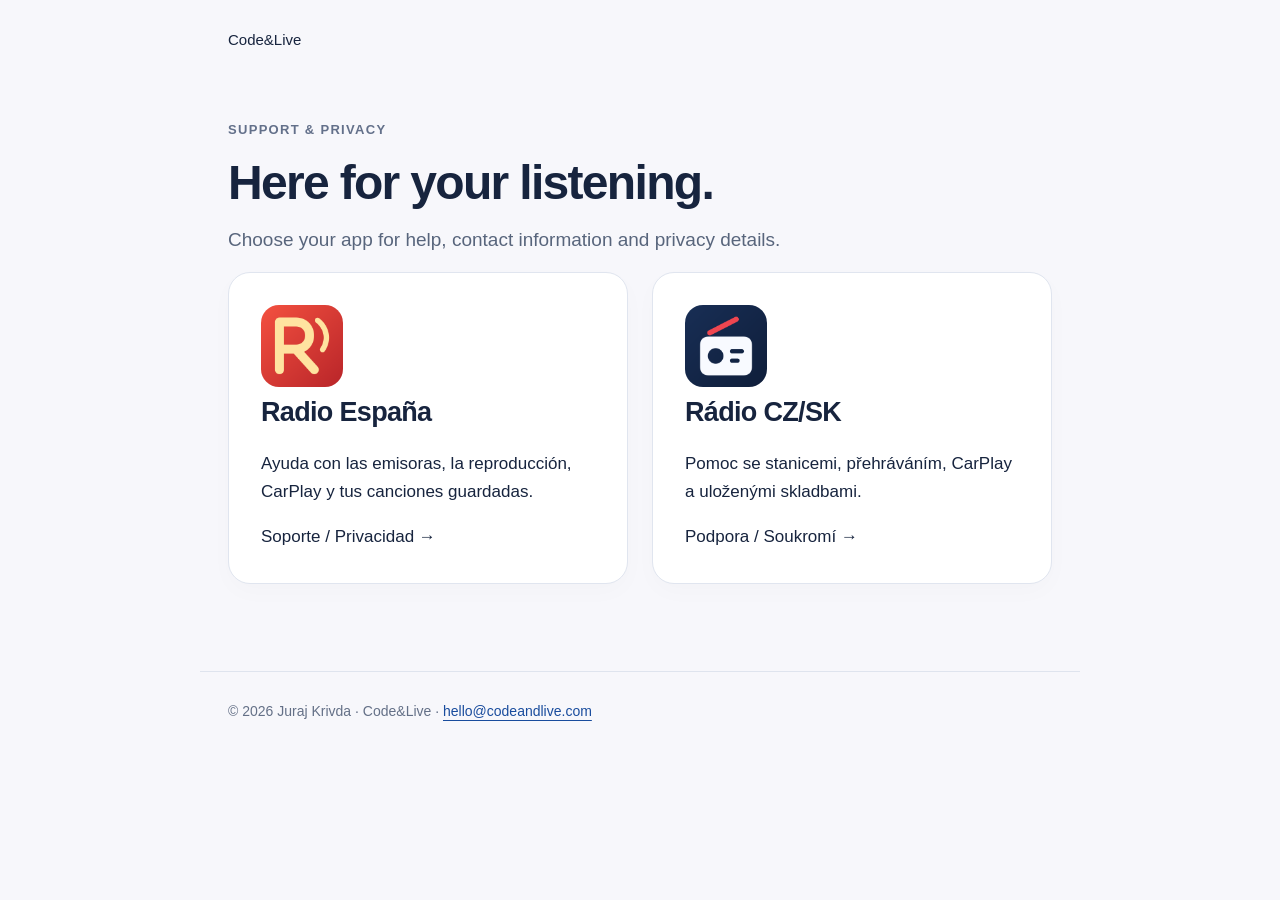
<file: index.html>
<!doctype html><html lang="en"><meta charset="utf-8"><meta name="viewport" content="width=device-width,initial-scale=1"><title>Radio apps · Code&amp;Live Support</title><link rel="stylesheet" href="style.css"><body><header>Code&amp;Live</header><main><p class="eyebrow">Support &amp; privacy</p><h1>Here for your listening.</h1><p class="intro">Choose your app for help, contact information and privacy details.</p><div class="app-links"><a class="card" href="radio-espana/"><img src="radio-espana/icon.png" alt=""><h2>Radio España</h2><p>Ayuda con las emisoras, la reproducción, CarPlay y tus canciones guardadas.</p><span>Soporte / Privacidad →</span></a><a class="card" href="radio-czsk/"><img src="radio-czsk/icon.png" alt=""><h2>Rádio CZ/SK</h2><p>Pomoc se stanicemi, přehráváním, CarPlay a uloženými skladbami.</p><span>Podpora / Soukromí →</span></a></div></main><footer>© 2026 Juraj Krivda · Code&amp;Live · <a href="mailto:hello@codeandlive.com">hello@codeandlive.com</a></footer></body></html>
</file>
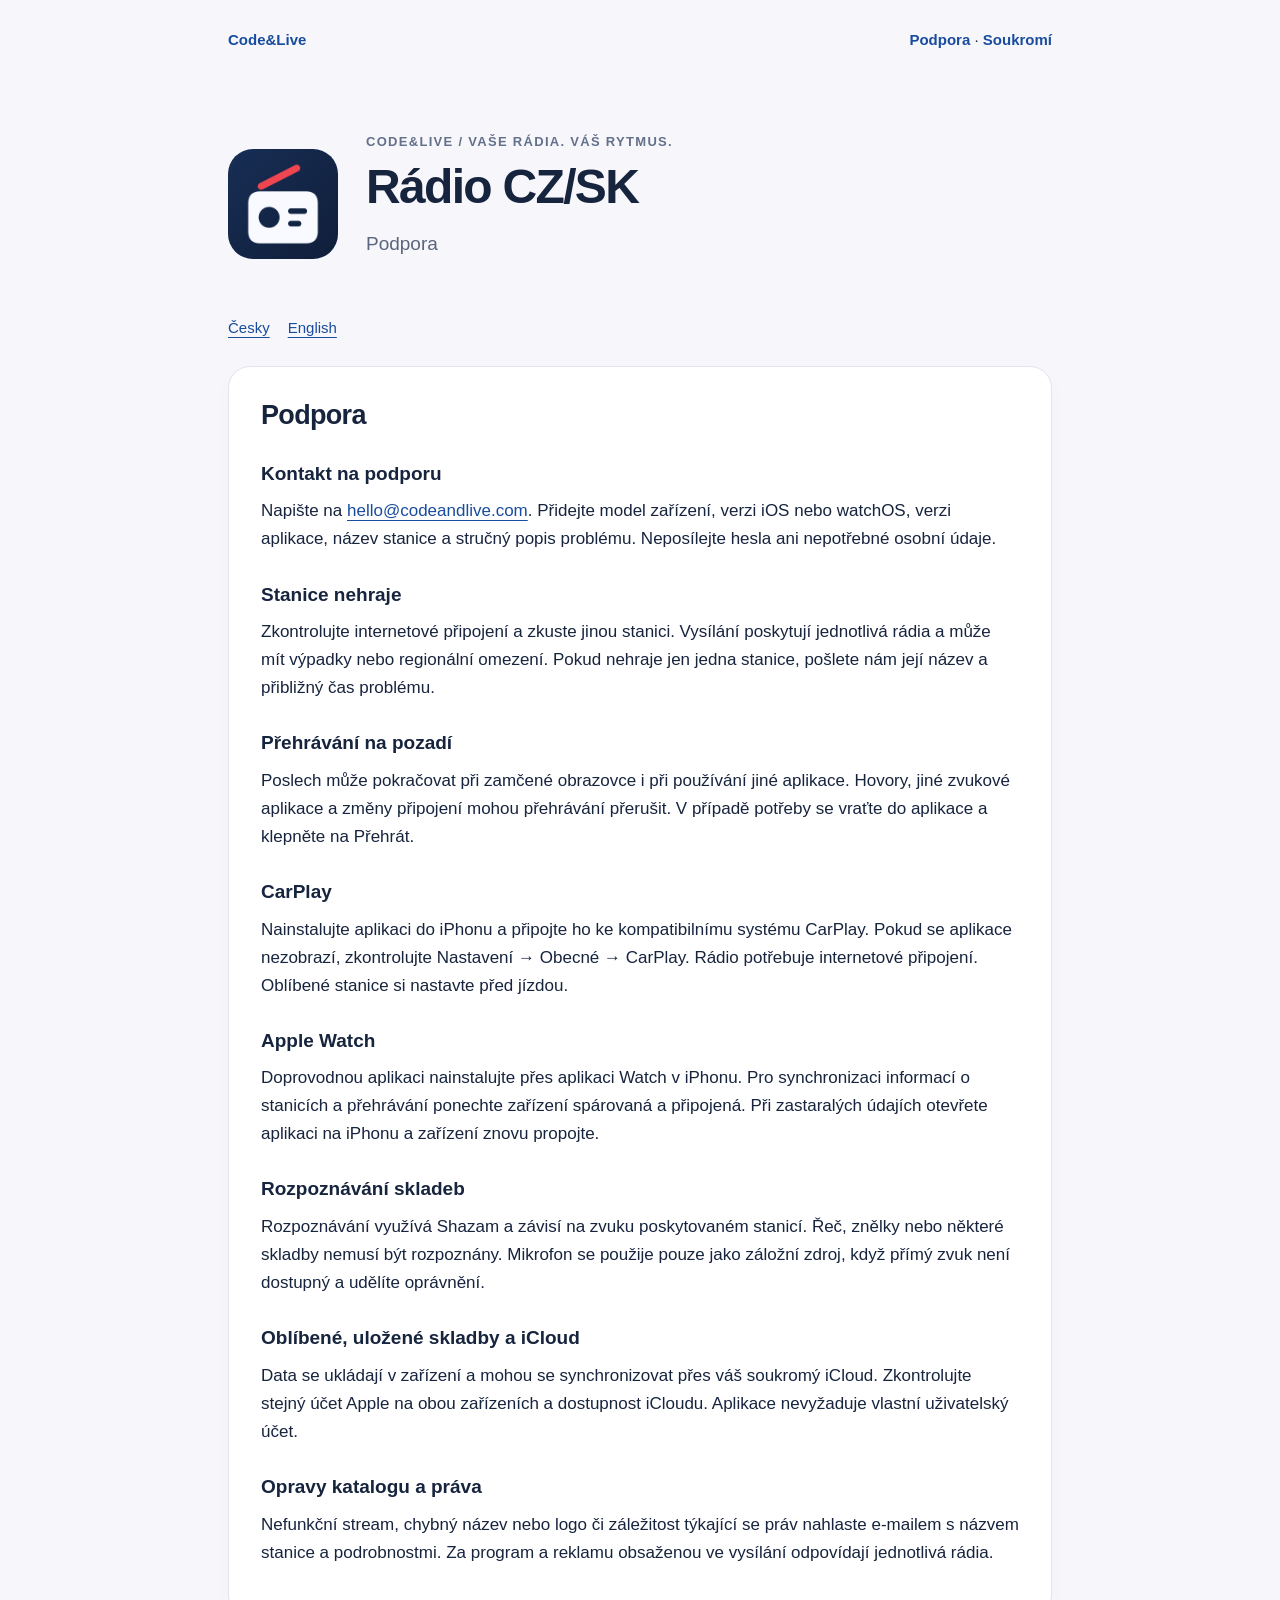
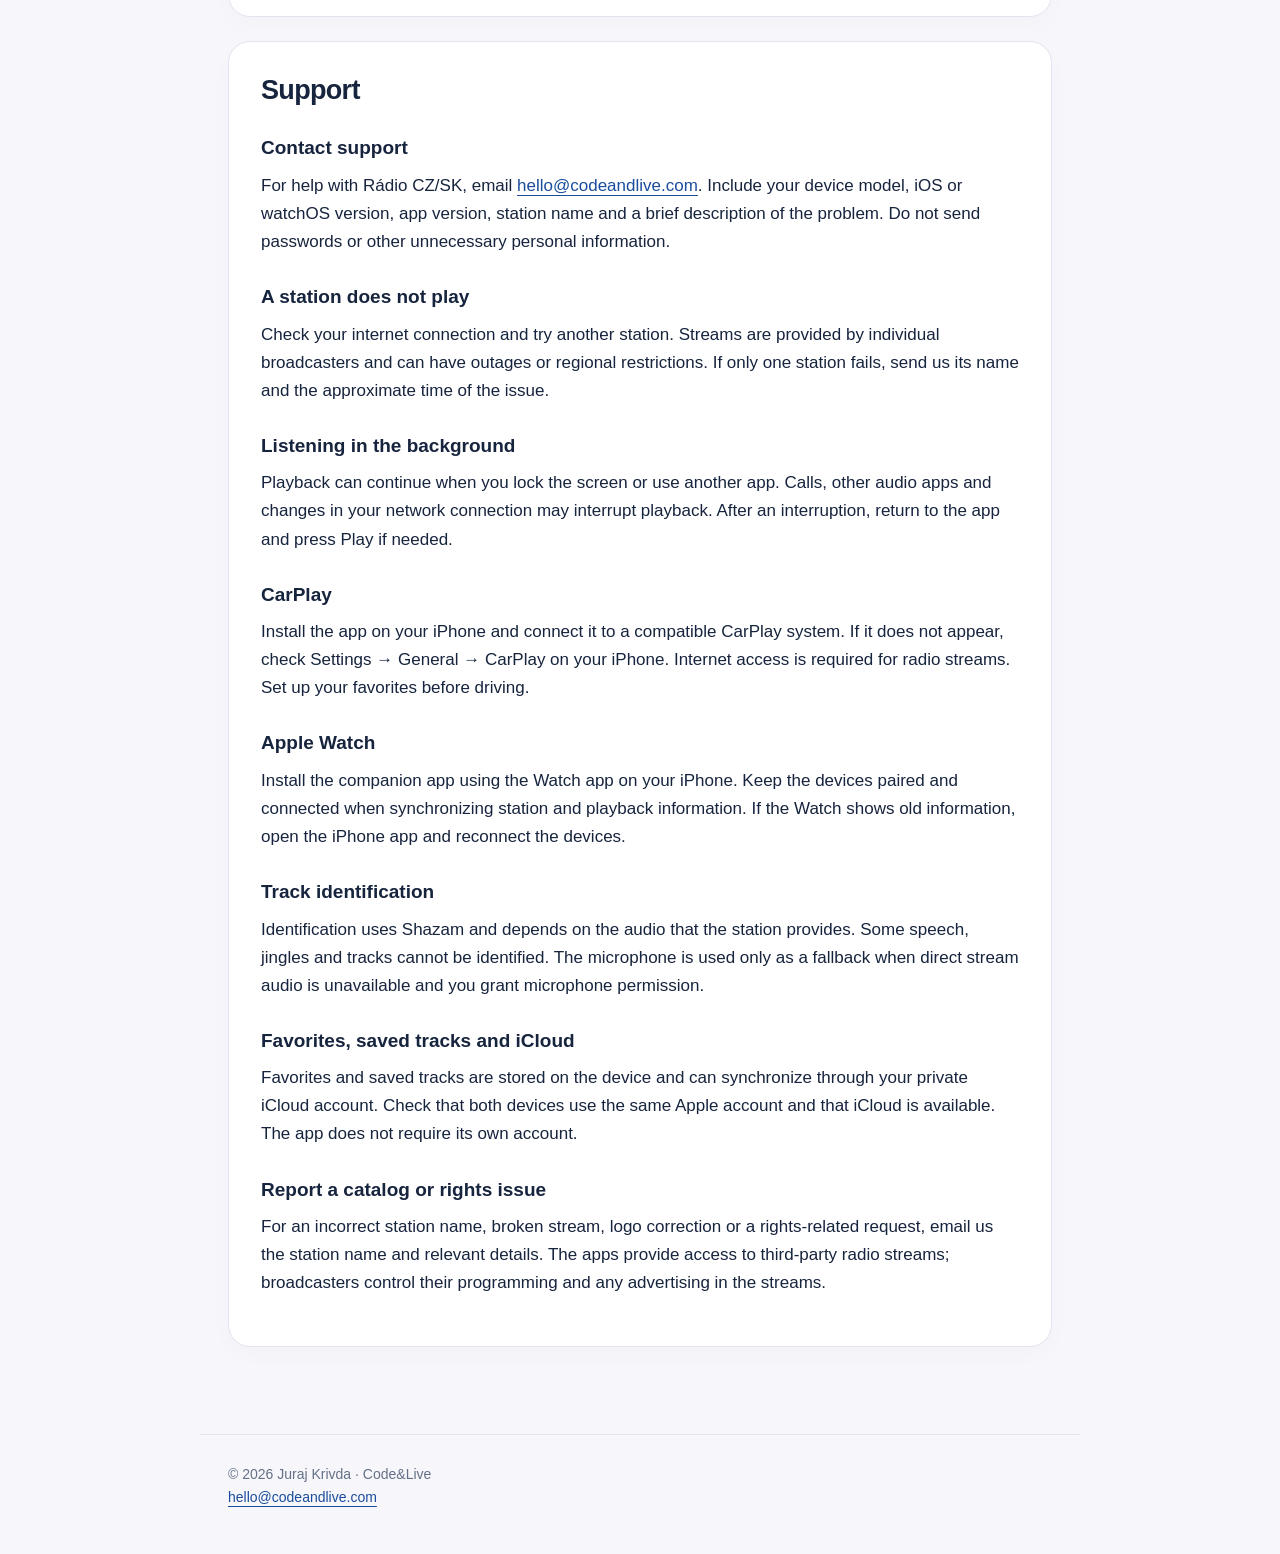
<file: radio-czsk/index.html>
<!doctype html><html lang="cs"><head><meta charset="utf-8"><meta name="viewport" content="width=device-width,initial-scale=1"><title>Podpora · Rádio CZ/SK</title><meta name="description" content="Pomoc se stanicemi, přehráváním, CarPlay a uloženými skladbami."><link rel="stylesheet" href="../style.css"><link rel="icon" href="icon.png"></head><body><header><a href="../index.html">Code&amp;Live</a><nav><a href="index.html">Podpora</a> · <a href="privacy.html">Soukromí</a></nav></header><main><div class="hero"><img src="icon.png" width="110" height="110" alt=""><div><div class="eyebrow">Code&amp;Live / Vaše rádia. Váš rytmus.</div><h1>Rádio CZ/SK</h1><p class="intro">Podpora</p></div></div><nav class="language"><a href="#native">Česky</a><a href="#english" lang="en">English</a></nav><section class="card section" id="native"><h2>Podpora</h2><h3>Kontakt na podporu</h3><p>Napište na <a href="mailto:hello@codeandlive.com">hello@codeandlive.com</a>. Přidejte model zařízení, verzi iOS nebo watchOS, verzi aplikace, název stanice a stručný popis problému. Neposílejte hesla ani nepotřebné osobní údaje.</p><h3>Stanice nehraje</h3><p>Zkontrolujte internetové připojení a zkuste jinou stanici. Vysílání poskytují jednotlivá rádia a může mít výpadky nebo regionální omezení. Pokud nehraje jen jedna stanice, pošlete nám její název a přibližný čas problému.</p><h3>Přehrávání na pozadí</h3><p>Poslech může pokračovat při zamčené obrazovce i při používání jiné aplikace. Hovory, jiné zvukové aplikace a změny připojení mohou přehrávání přerušit. V případě potřeby se vraťte do aplikace a klepněte na Přehrát.</p><h3>CarPlay</h3><p>Nainstalujte aplikaci do iPhonu a připojte ho ke kompatibilnímu systému CarPlay. Pokud se aplikace nezobrazí, zkontrolujte Nastavení → Obecné → CarPlay. Rádio potřebuje internetové připojení. Oblíbené stanice si nastavte před jízdou.</p><h3>Apple Watch</h3><p>Doprovodnou aplikaci nainstalujte přes aplikaci Watch v iPhonu. Pro synchronizaci informací o stanicích a přehrávání ponechte zařízení spárovaná a připojená. Při zastaralých údajích otevřete aplikaci na iPhonu a zařízení znovu propojte.</p><h3>Rozpoznávání skladeb</h3><p>Rozpoznávání využívá Shazam a závisí na zvuku poskytovaném stanicí. Řeč, znělky nebo některé skladby nemusí být rozpoznány. Mikrofon se použije pouze jako záložní zdroj, když přímý zvuk není dostupný a udělíte oprávnění.</p><h3>Oblíbené, uložené skladby a iCloud</h3><p>Data se ukládají v zařízení a mohou se synchronizovat přes váš soukromý iCloud. Zkontrolujte stejný účet Apple na obou zařízeních a dostupnost iCloudu. Aplikace nevyžaduje vlastní uživatelský účet.</p><h3>Opravy katalogu a práva</h3><p>Nefunkční stream, chybný název nebo logo či záležitost týkající se práv nahlaste e-mailem s názvem stanice a podrobnostmi. Za program a reklamu obsaženou ve vysílání odpovídají jednotlivá rádia.</p></section><section class="card section" lang="en" id="english"><h2>Support</h2><h3>Contact support</h3><p>For help with Rádio CZ/SK, email <a href="mailto:hello@codeandlive.com">hello@codeandlive.com</a>. Include your device model, iOS or watchOS version, app version, station name and a brief description of the problem. Do not send passwords or other unnecessary personal information.</p><h3>A station does not play</h3><p>Check your internet connection and try another station. Streams are provided by individual broadcasters and can have outages or regional restrictions. If only one station fails, send us its name and the approximate time of the issue.</p><h3>Listening in the background</h3><p>Playback can continue when you lock the screen or use another app. Calls, other audio apps and changes in your network connection may interrupt playback. After an interruption, return to the app and press Play if needed.</p><h3>CarPlay</h3><p>Install the app on your iPhone and connect it to a compatible CarPlay system. If it does not appear, check Settings → General → CarPlay on your iPhone. Internet access is required for radio streams. Set up your favorites before driving.</p><h3>Apple Watch</h3><p>Install the companion app using the Watch app on your iPhone. Keep the devices paired and connected when synchronizing station and playback information. If the Watch shows old information, open the iPhone app and reconnect the devices.</p><h3>Track identification</h3><p>Identification uses Shazam and depends on the audio that the station provides. Some speech, jingles and tracks cannot be identified. The microphone is used only as a fallback when direct stream audio is unavailable and you grant microphone permission.</p><h3>Favorites, saved tracks and iCloud</h3><p>Favorites and saved tracks are stored on the device and can synchronize through your private iCloud account. Check that both devices use the same Apple account and that iCloud is available. The app does not require its own account.</p><h3>Report a catalog or rights issue</h3><p>For an incorrect station name, broken stream, logo correction or a rights-related request, email us the station name and relevant details. The apps provide access to third-party radio streams; broadcasters control their programming and any advertising in the streams.</p></section></main><footer>© 2026 Juraj Krivda · Code&amp;Live<br><a href="mailto:hello@codeandlive.com">hello@codeandlive.com</a></footer></body></html>
</file>
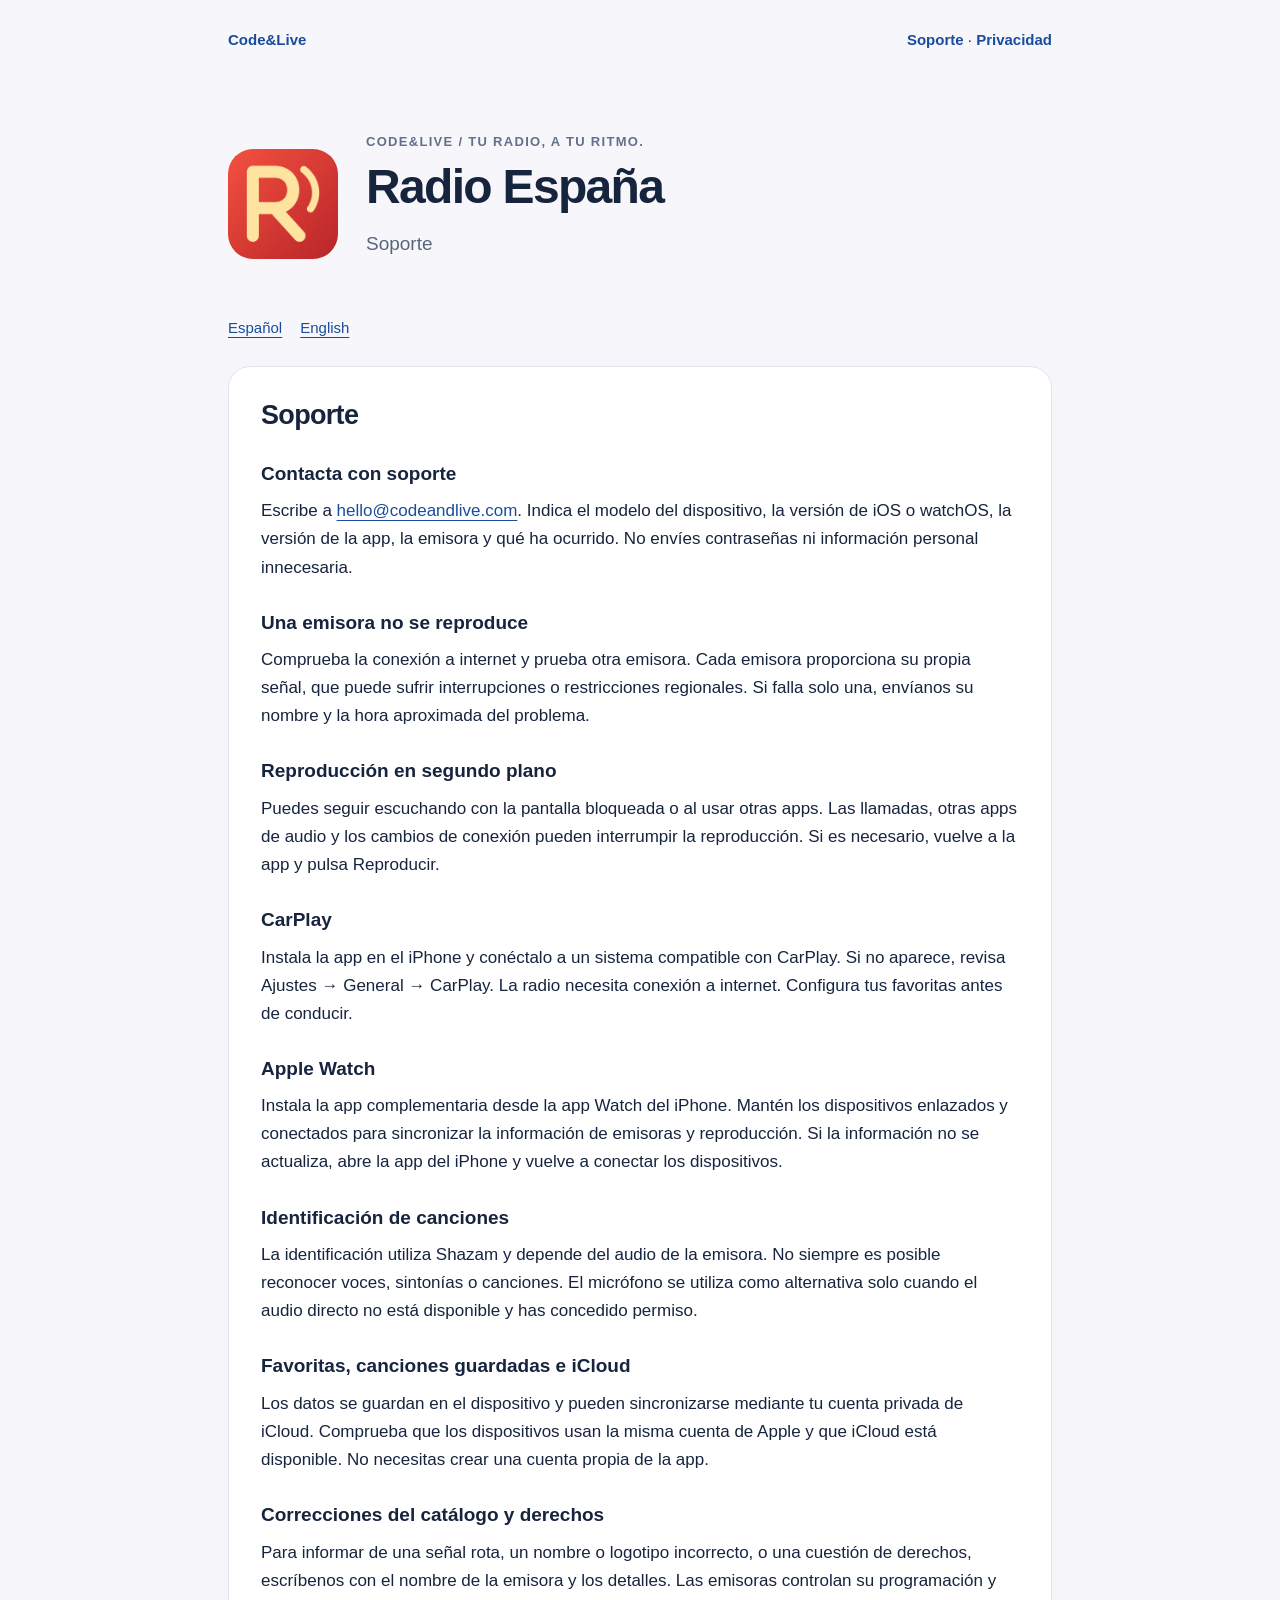
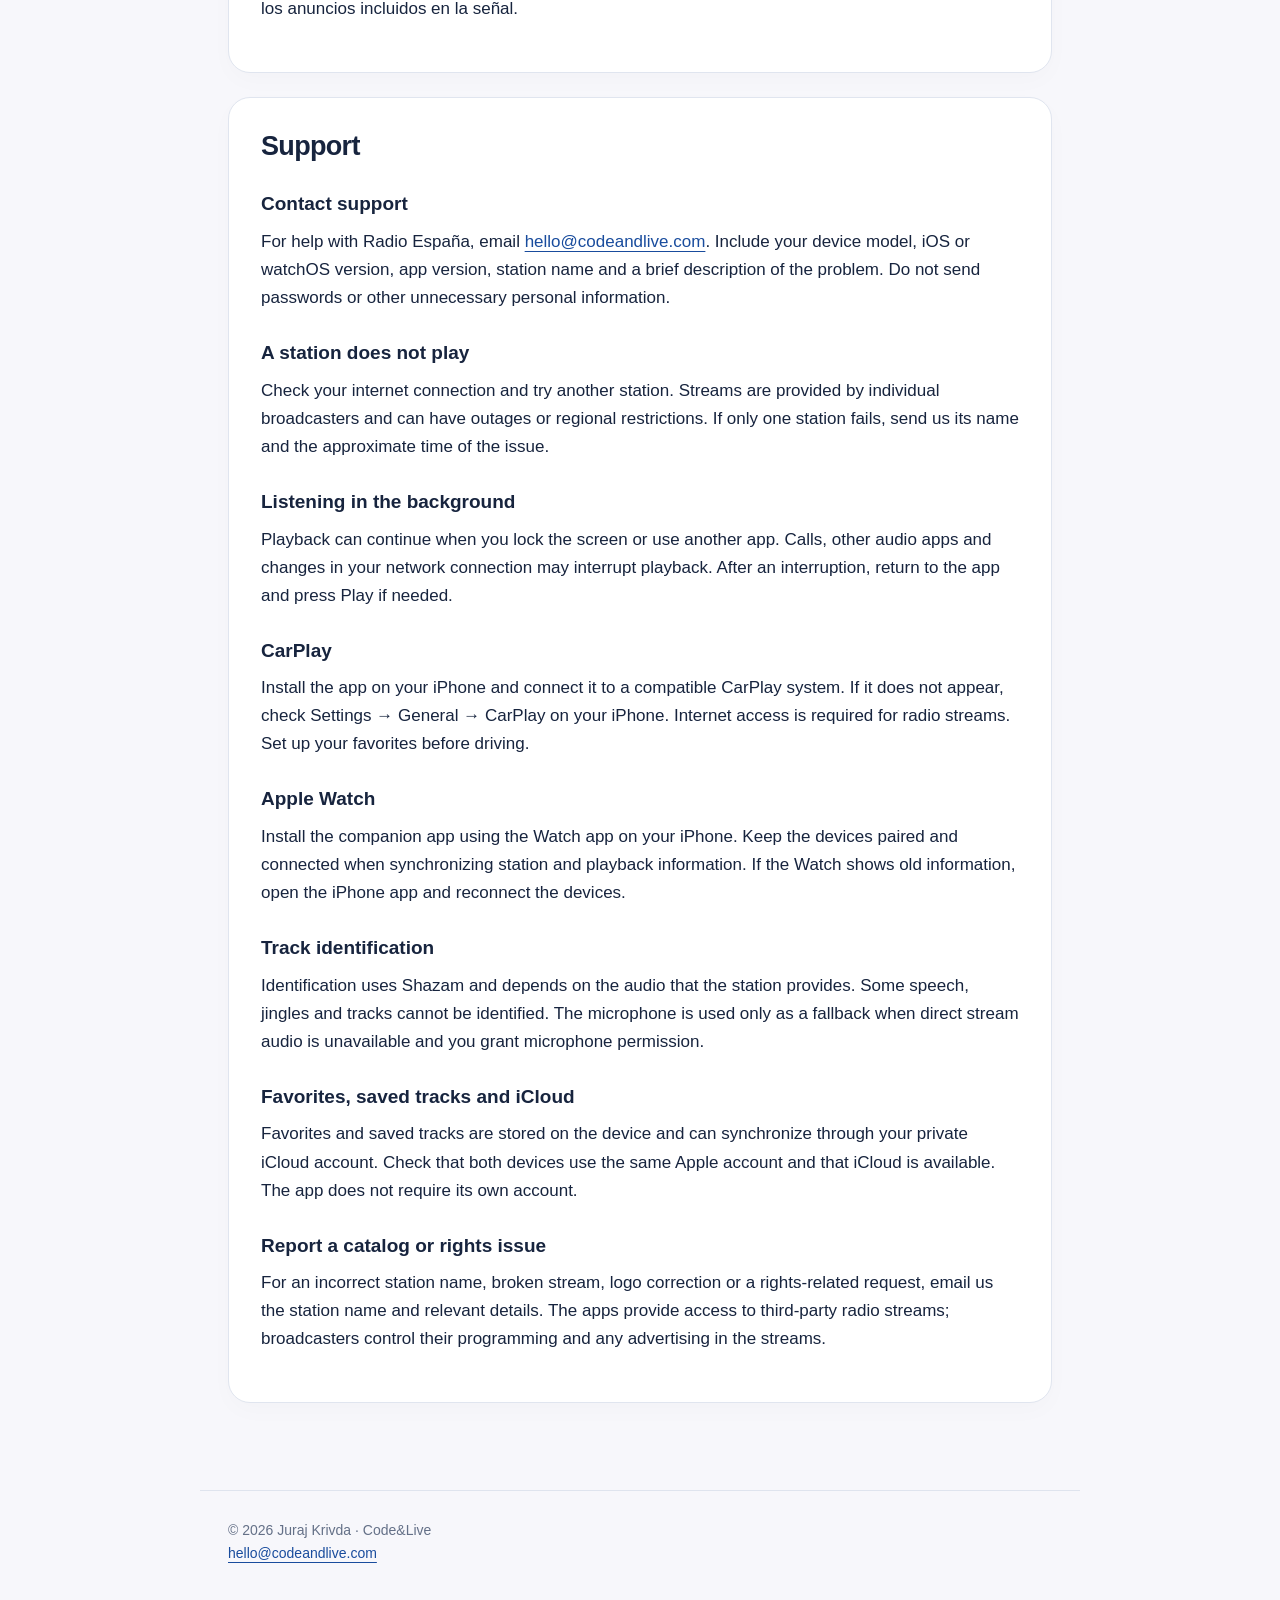
<file: radio-espana/index.html>
<!doctype html><html lang="es"><head><meta charset="utf-8"><meta name="viewport" content="width=device-width,initial-scale=1"><title>Soporte · Radio España</title><meta name="description" content="Ayuda con las emisoras, la reproducción, CarPlay y tus canciones guardadas."><link rel="stylesheet" href="../style.css"><link rel="icon" href="icon.png"></head><body><header><a href="../index.html">Code&amp;Live</a><nav><a href="index.html">Soporte</a> · <a href="privacy.html">Privacidad</a></nav></header><main><div class="hero"><img src="icon.png" width="110" height="110" alt=""><div><div class="eyebrow">Code&amp;Live / Tu radio, a tu ritmo.</div><h1>Radio España</h1><p class="intro">Soporte</p></div></div><nav class="language"><a href="#native">Español</a><a href="#english" lang="en">English</a></nav><section class="card section" id="native"><h2>Soporte</h2><h3>Contacta con soporte</h3><p>Escribe a <a href="mailto:hello@codeandlive.com">hello@codeandlive.com</a>. Indica el modelo del dispositivo, la versión de iOS o watchOS, la versión de la app, la emisora y qué ha ocurrido. No envíes contraseñas ni información personal innecesaria.</p><h3>Una emisora no se reproduce</h3><p>Comprueba la conexión a internet y prueba otra emisora. Cada emisora proporciona su propia señal, que puede sufrir interrupciones o restricciones regionales. Si falla solo una, envíanos su nombre y la hora aproximada del problema.</p><h3>Reproducción en segundo plano</h3><p>Puedes seguir escuchando con la pantalla bloqueada o al usar otras apps. Las llamadas, otras apps de audio y los cambios de conexión pueden interrumpir la reproducción. Si es necesario, vuelve a la app y pulsa Reproducir.</p><h3>CarPlay</h3><p>Instala la app en el iPhone y conéctalo a un sistema compatible con CarPlay. Si no aparece, revisa Ajustes → General → CarPlay. La radio necesita conexión a internet. Configura tus favoritas antes de conducir.</p><h3>Apple Watch</h3><p>Instala la app complementaria desde la app Watch del iPhone. Mantén los dispositivos enlazados y conectados para sincronizar la información de emisoras y reproducción. Si la información no se actualiza, abre la app del iPhone y vuelve a conectar los dispositivos.</p><h3>Identificación de canciones</h3><p>La identificación utiliza Shazam y depende del audio de la emisora. No siempre es posible reconocer voces, sintonías o canciones. El micrófono se utiliza como alternativa solo cuando el audio directo no está disponible y has concedido permiso.</p><h3>Favoritas, canciones guardadas e iCloud</h3><p>Los datos se guardan en el dispositivo y pueden sincronizarse mediante tu cuenta privada de iCloud. Comprueba que los dispositivos usan la misma cuenta de Apple y que iCloud está disponible. No necesitas crear una cuenta propia de la app.</p><h3>Correcciones del catálogo y derechos</h3><p>Para informar de una señal rota, un nombre o logotipo incorrecto, o una cuestión de derechos, escríbenos con el nombre de la emisora y los detalles. Las emisoras controlan su programación y los anuncios incluidos en la señal.</p></section><section class="card section" lang="en" id="english"><h2>Support</h2><h3>Contact support</h3><p>For help with Radio España, email <a href="mailto:hello@codeandlive.com">hello@codeandlive.com</a>. Include your device model, iOS or watchOS version, app version, station name and a brief description of the problem. Do not send passwords or other unnecessary personal information.</p><h3>A station does not play</h3><p>Check your internet connection and try another station. Streams are provided by individual broadcasters and can have outages or regional restrictions. If only one station fails, send us its name and the approximate time of the issue.</p><h3>Listening in the background</h3><p>Playback can continue when you lock the screen or use another app. Calls, other audio apps and changes in your network connection may interrupt playback. After an interruption, return to the app and press Play if needed.</p><h3>CarPlay</h3><p>Install the app on your iPhone and connect it to a compatible CarPlay system. If it does not appear, check Settings → General → CarPlay on your iPhone. Internet access is required for radio streams. Set up your favorites before driving.</p><h3>Apple Watch</h3><p>Install the companion app using the Watch app on your iPhone. Keep the devices paired and connected when synchronizing station and playback information. If the Watch shows old information, open the iPhone app and reconnect the devices.</p><h3>Track identification</h3><p>Identification uses Shazam and depends on the audio that the station provides. Some speech, jingles and tracks cannot be identified. The microphone is used only as a fallback when direct stream audio is unavailable and you grant microphone permission.</p><h3>Favorites, saved tracks and iCloud</h3><p>Favorites and saved tracks are stored on the device and can synchronize through your private iCloud account. Check that both devices use the same Apple account and that iCloud is available. The app does not require its own account.</p><h3>Report a catalog or rights issue</h3><p>For an incorrect station name, broken stream, logo correction or a rights-related request, email us the station name and relevant details. The apps provide access to third-party radio streams; broadcasters control their programming and any advertising in the streams.</p></section></main><footer>© 2026 Juraj Krivda · Code&amp;Live<br><a href="mailto:hello@codeandlive.com">hello@codeandlive.com</a></footer></body></html>
</file>
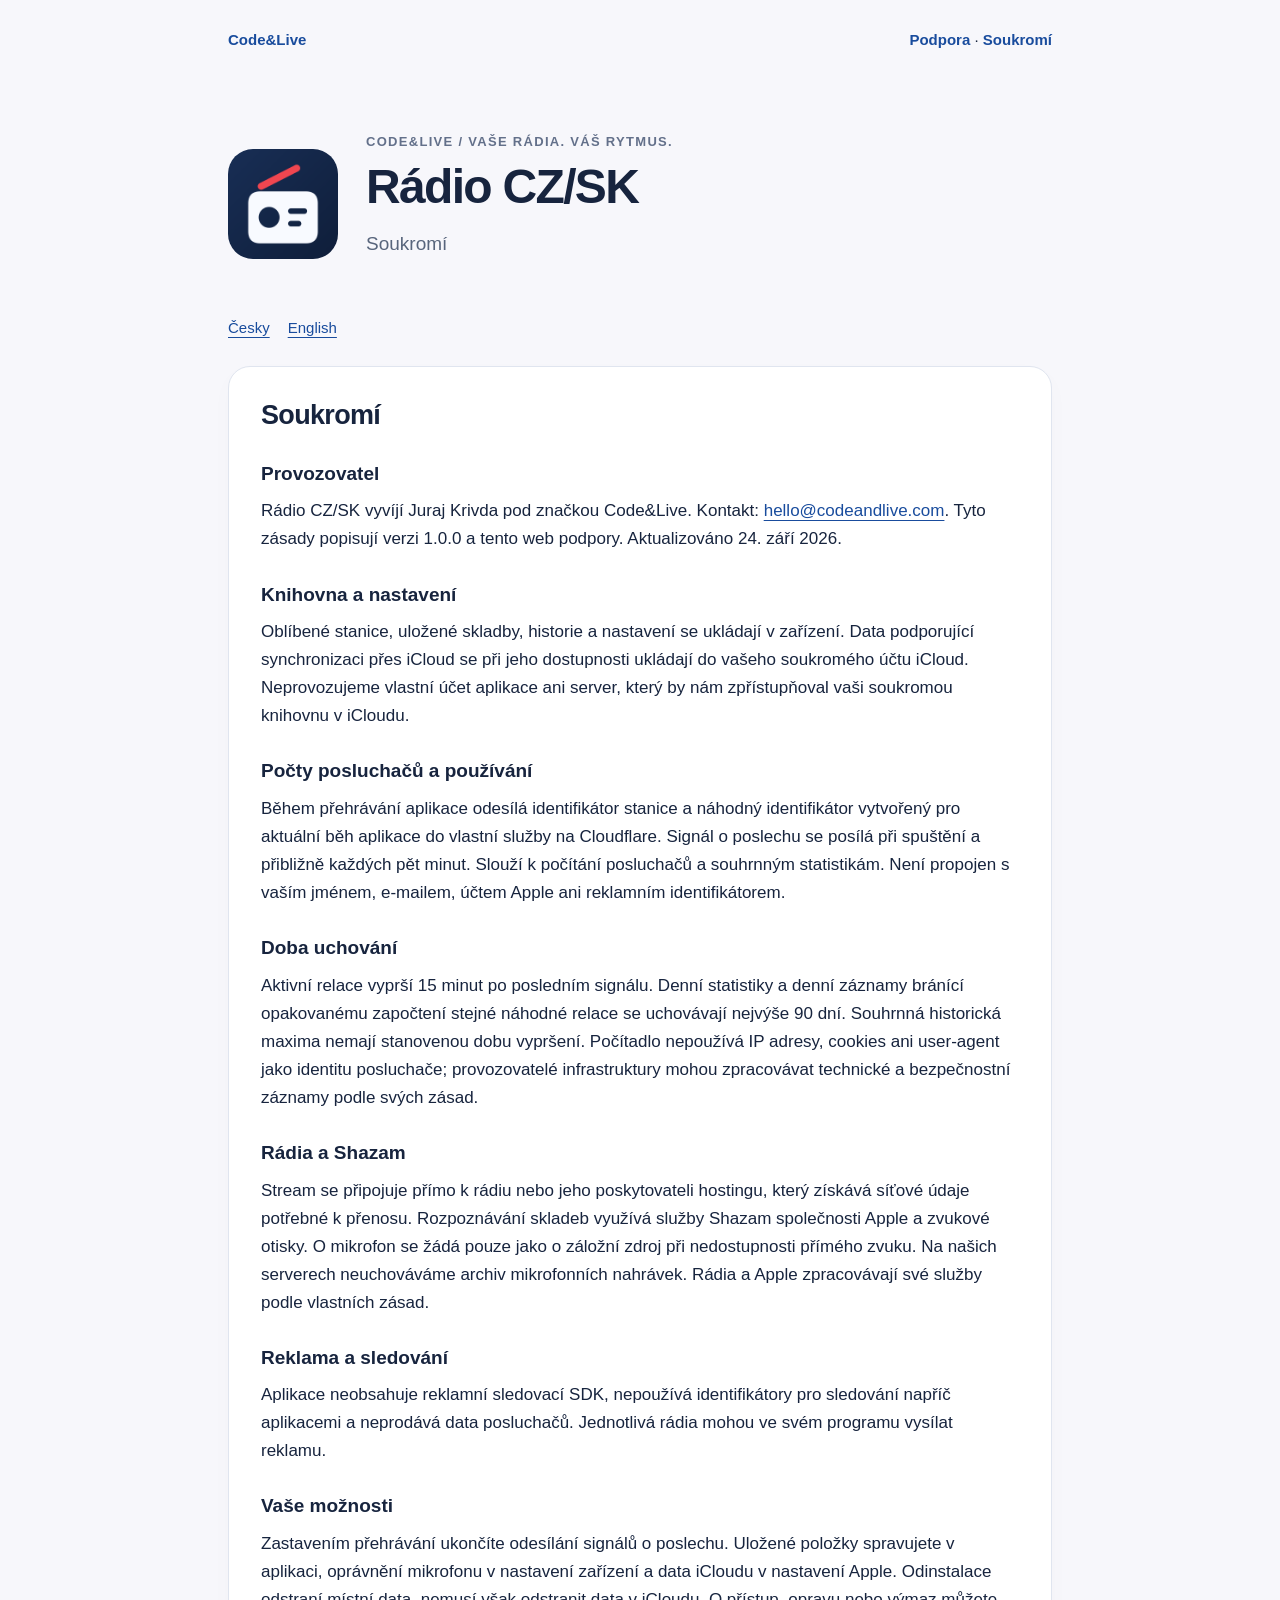
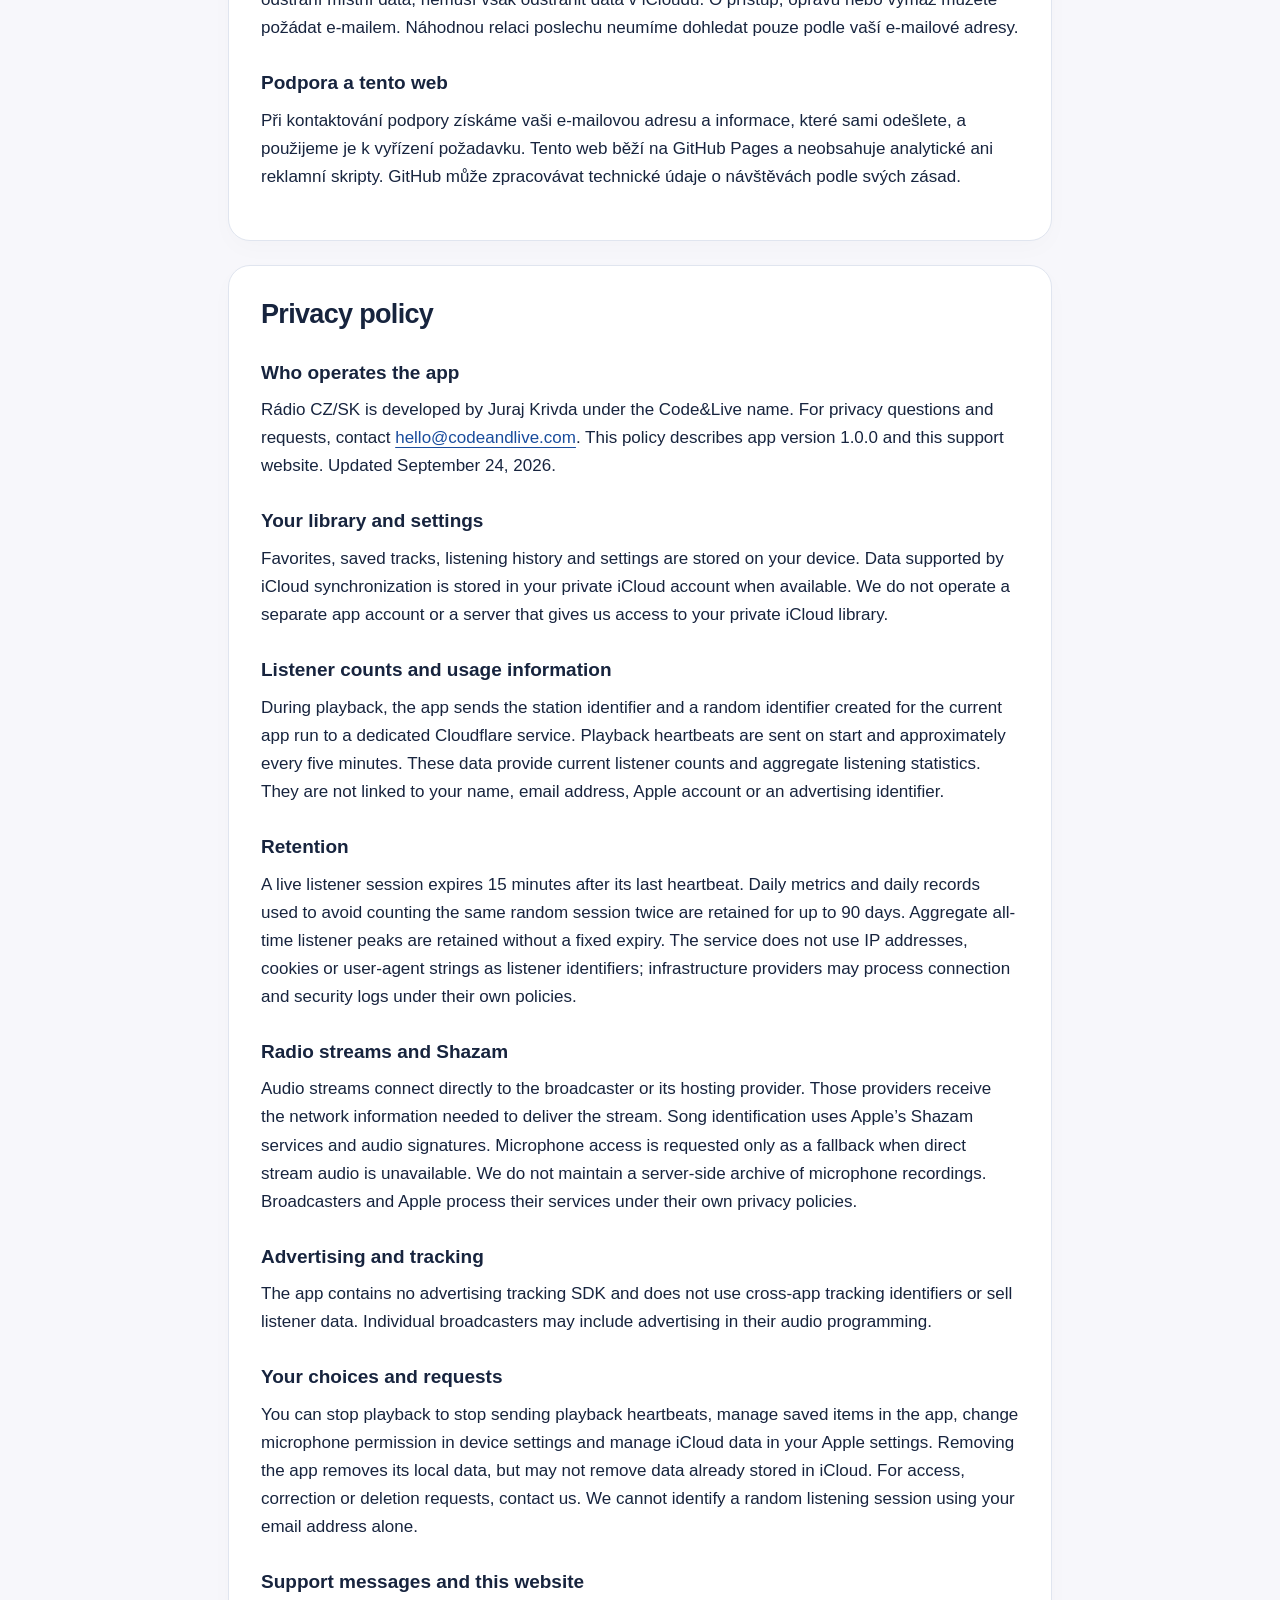
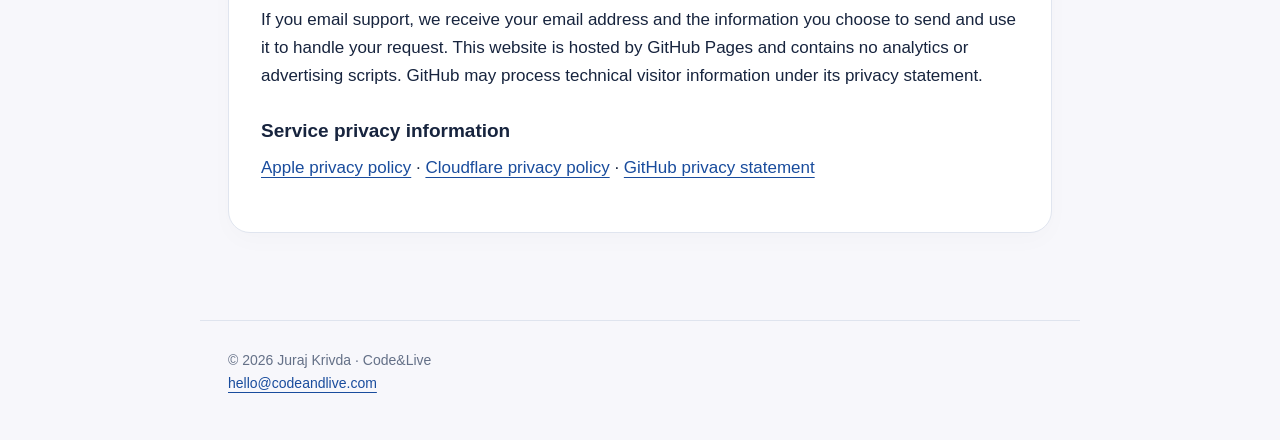
<file: radio-czsk/privacy.html>
<!doctype html><html lang="cs"><head><meta charset="utf-8"><meta name="viewport" content="width=device-width,initial-scale=1"><title>Soukromí · Rádio CZ/SK</title><meta name="description" content="Pomoc se stanicemi, přehráváním, CarPlay a uloženými skladbami."><link rel="stylesheet" href="../style.css"><link rel="icon" href="icon.png"></head><body><header><a href="../index.html">Code&amp;Live</a><nav><a href="index.html">Podpora</a> · <a href="privacy.html">Soukromí</a></nav></header><main><div class="hero"><img src="icon.png" width="110" height="110" alt=""><div><div class="eyebrow">Code&amp;Live / Vaše rádia. Váš rytmus.</div><h1>Rádio CZ/SK</h1><p class="intro">Soukromí</p></div></div><nav class="language"><a href="#native">Česky</a><a href="#english" lang="en">English</a></nav><section class="card section" id="native"><h2>Soukromí</h2><h3>Provozovatel</h3><p>Rádio CZ/SK vyvíjí Juraj Krivda pod značkou Code&amp;Live. Kontakt: <a href="mailto:hello@codeandlive.com">hello@codeandlive.com</a>. Tyto zásady popisují verzi 1.0.0 a tento web podpory. Aktualizováno 24. září 2026.</p><h3>Knihovna a nastavení</h3><p>Oblíbené stanice, uložené skladby, historie a nastavení se ukládají v zařízení. Data podporující synchronizaci přes iCloud se při jeho dostupnosti ukládají do vašeho soukromého účtu iCloud. Neprovozujeme vlastní účet aplikace ani server, který by nám zpřístupňoval vaši soukromou knihovnu v iCloudu.</p><h3>Počty posluchačů a používání</h3><p>Během přehrávání aplikace odesílá identifikátor stanice a náhodný identifikátor vytvořený pro aktuální běh aplikace do vlastní služby na Cloudflare. Signál o poslechu se posílá při spuštění a přibližně každých pět minut. Slouží k počítání posluchačů a souhrnným statistikám. Není propojen s vaším jménem, e-mailem, účtem Apple ani reklamním identifikátorem.</p><h3>Doba uchování</h3><p>Aktivní relace vyprší 15 minut po posledním signálu. Denní statistiky a denní záznamy bránící opakovanému započtení stejné náhodné relace se uchovávají nejvýše 90 dní. Souhrnná historická maxima nemají stanovenou dobu vypršení. Počítadlo nepoužívá IP adresy, cookies ani user-agent jako identitu posluchače; provozovatelé infrastruktury mohou zpracovávat technické a bezpečnostní záznamy podle svých zásad.</p><h3>Rádia a Shazam</h3><p>Stream se připojuje přímo k rádiu nebo jeho poskytovateli hostingu, který získává síťové údaje potřebné k přenosu. Rozpoznávání skladeb využívá služby Shazam společnosti Apple a zvukové otisky. O mikrofon se žádá pouze jako o záložní zdroj při nedostupnosti přímého zvuku. Na našich serverech neuchováváme archiv mikrofonních nahrávek. Rádia a Apple zpracovávají své služby podle vlastních zásad.</p><h3>Reklama a sledování</h3><p>Aplikace neobsahuje reklamní sledovací SDK, nepoužívá identifikátory pro sledování napříč aplikacemi a neprodává data posluchačů. Jednotlivá rádia mohou ve svém programu vysílat reklamu.</p><h3>Vaše možnosti</h3><p>Zastavením přehrávání ukončíte odesílání signálů o poslechu. Uložené položky spravujete v aplikaci, oprávnění mikrofonu v nastavení zařízení a data iCloudu v nastavení Apple. Odinstalace odstraní místní data, nemusí však odstranit data v iCloudu. O přístup, opravu nebo výmaz můžete požádat e-mailem. Náhodnou relaci poslechu neumíme dohledat pouze podle vaší e-mailové adresy.</p><h3>Podpora a tento web</h3><p>Při kontaktování podpory získáme vaši e-mailovou adresu a informace, které sami odešlete, a použijeme je k vyřízení požadavku. Tento web běží na GitHub Pages a neobsahuje analytické ani reklamní skripty. GitHub může zpracovávat technické údaje o návštěvách podle svých zásad.</p></section><section class="card section" lang="en" id="english"><h2>Privacy policy</h2><h3>Who operates the app</h3><p>Rádio CZ/SK is developed by Juraj Krivda under the Code&amp;Live name. For privacy questions and requests, contact <a href="mailto:hello@codeandlive.com">hello@codeandlive.com</a>. This policy describes app version 1.0.0 and this support website. Updated September 24, 2026.</p><h3>Your library and settings</h3><p>Favorites, saved tracks, listening history and settings are stored on your device. Data supported by iCloud synchronization is stored in your private iCloud account when available. We do not operate a separate app account or a server that gives us access to your private iCloud library.</p><h3>Listener counts and usage information</h3><p>During playback, the app sends the station identifier and a random identifier created for the current app run to a dedicated Cloudflare service. Playback heartbeats are sent on start and approximately every five minutes. These data provide current listener counts and aggregate listening statistics. They are not linked to your name, email address, Apple account or an advertising identifier.</p><h3>Retention</h3><p>A live listener session expires 15 minutes after its last heartbeat. Daily metrics and daily records used to avoid counting the same random session twice are retained for up to 90 days. Aggregate all-time listener peaks are retained without a fixed expiry. The service does not use IP addresses, cookies or user-agent strings as listener identifiers; infrastructure providers may process connection and security logs under their own policies.</p><h3>Radio streams and Shazam</h3><p>Audio streams connect directly to the broadcaster or its hosting provider. Those providers receive the network information needed to deliver the stream. Song identification uses Apple’s Shazam services and audio signatures. Microphone access is requested only as a fallback when direct stream audio is unavailable. We do not maintain a server-side archive of microphone recordings. Broadcasters and Apple process their services under their own privacy policies.</p><h3>Advertising and tracking</h3><p>The app contains no advertising tracking SDK and does not use cross-app tracking identifiers or sell listener data. Individual broadcasters may include advertising in their audio programming.</p><h3>Your choices and requests</h3><p>You can stop playback to stop sending playback heartbeats, manage saved items in the app, change microphone permission in device settings and manage iCloud data in your Apple settings. Removing the app removes its local data, but may not remove data already stored in iCloud. For access, correction or deletion requests, contact us. We cannot identify a random listening session using your email address alone.</p><h3>Support messages and this website</h3><p>If you email support, we receive your email address and the information you choose to send and use it to handle your request. This website is hosted by GitHub Pages and contains no analytics or advertising scripts. GitHub may process technical visitor information under its privacy statement.</p><h3>Service privacy information</h3><p><a href="https://www.apple.com/legal/privacy/">Apple privacy policy</a> · <a href="https://www.cloudflare.com/privacypolicy/">Cloudflare privacy policy</a> · <a href="https://docs.github.com/en/site-policy/privacy-policies/github-general-privacy-statement">GitHub privacy statement</a></p></section></main><footer>© 2026 Juraj Krivda · Code&amp;Live<br><a href="mailto:hello@codeandlive.com">hello@codeandlive.com</a></footer></body></html>
</file>
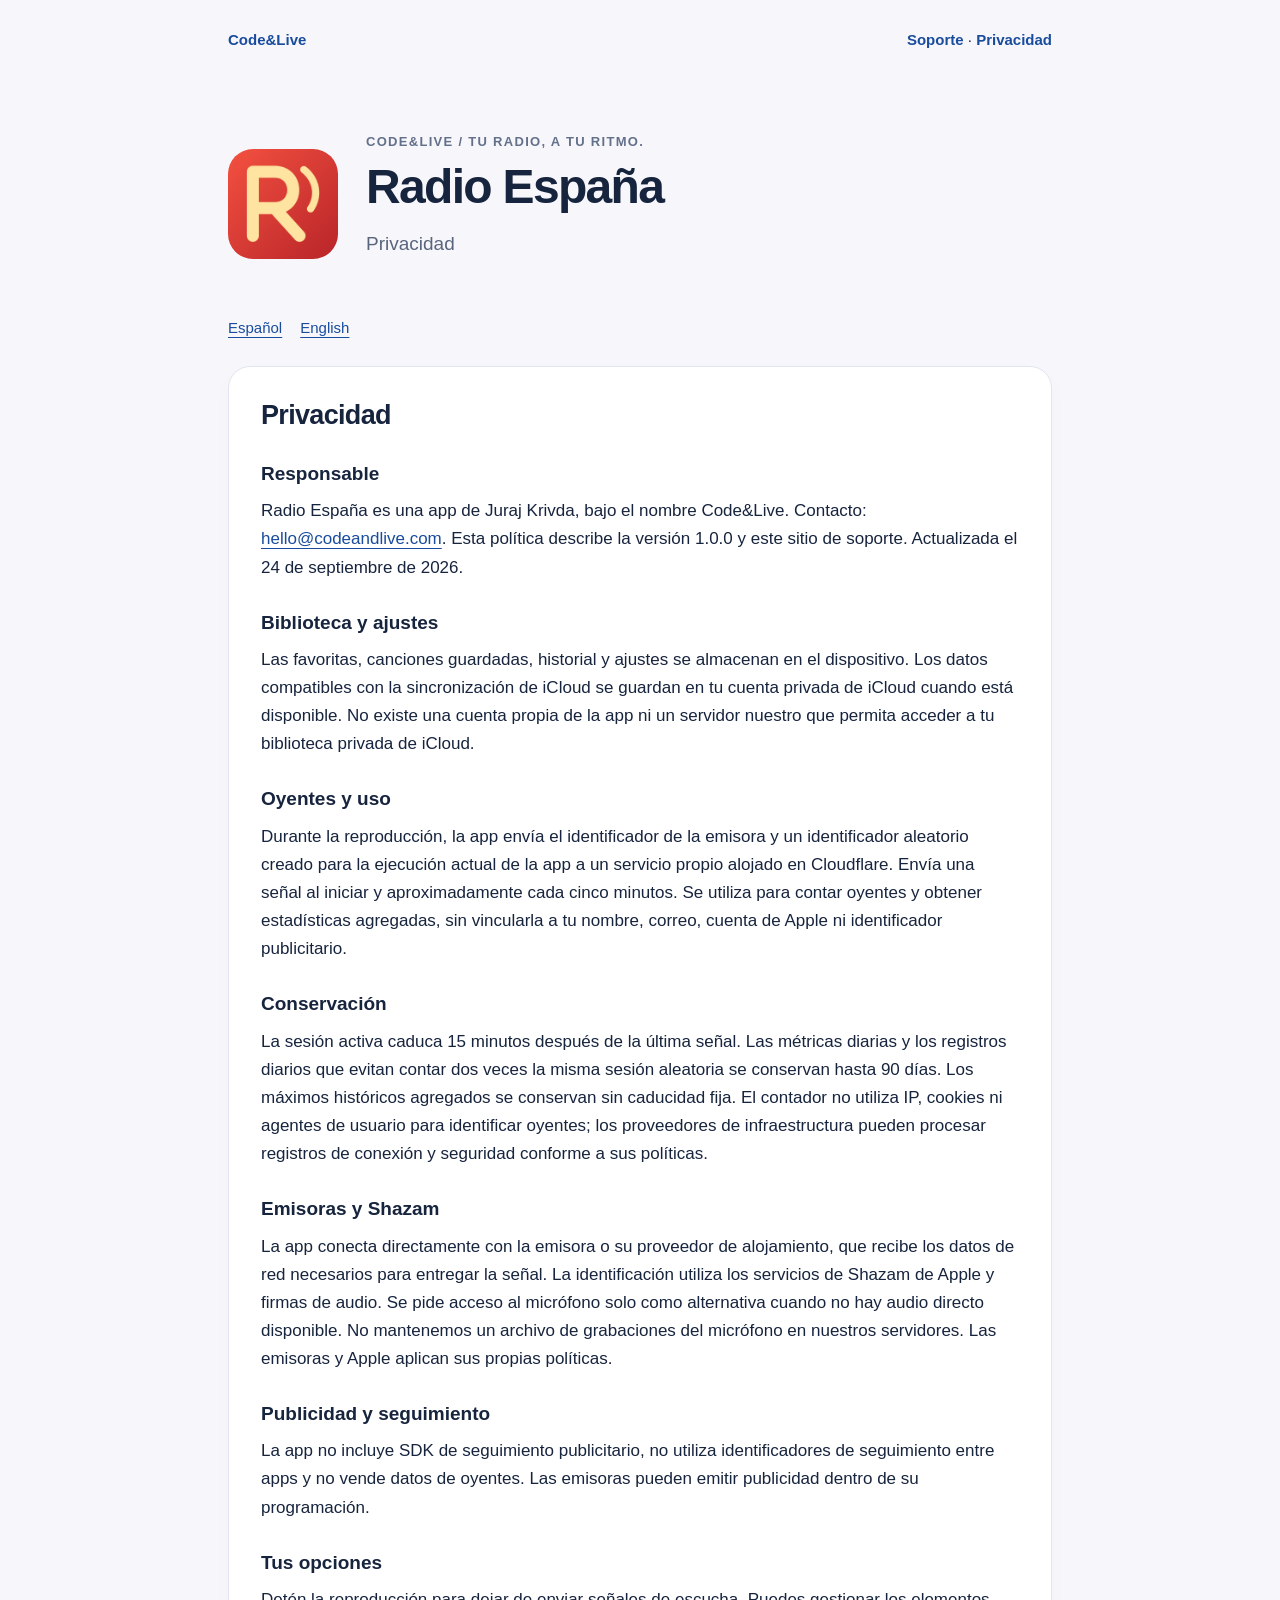
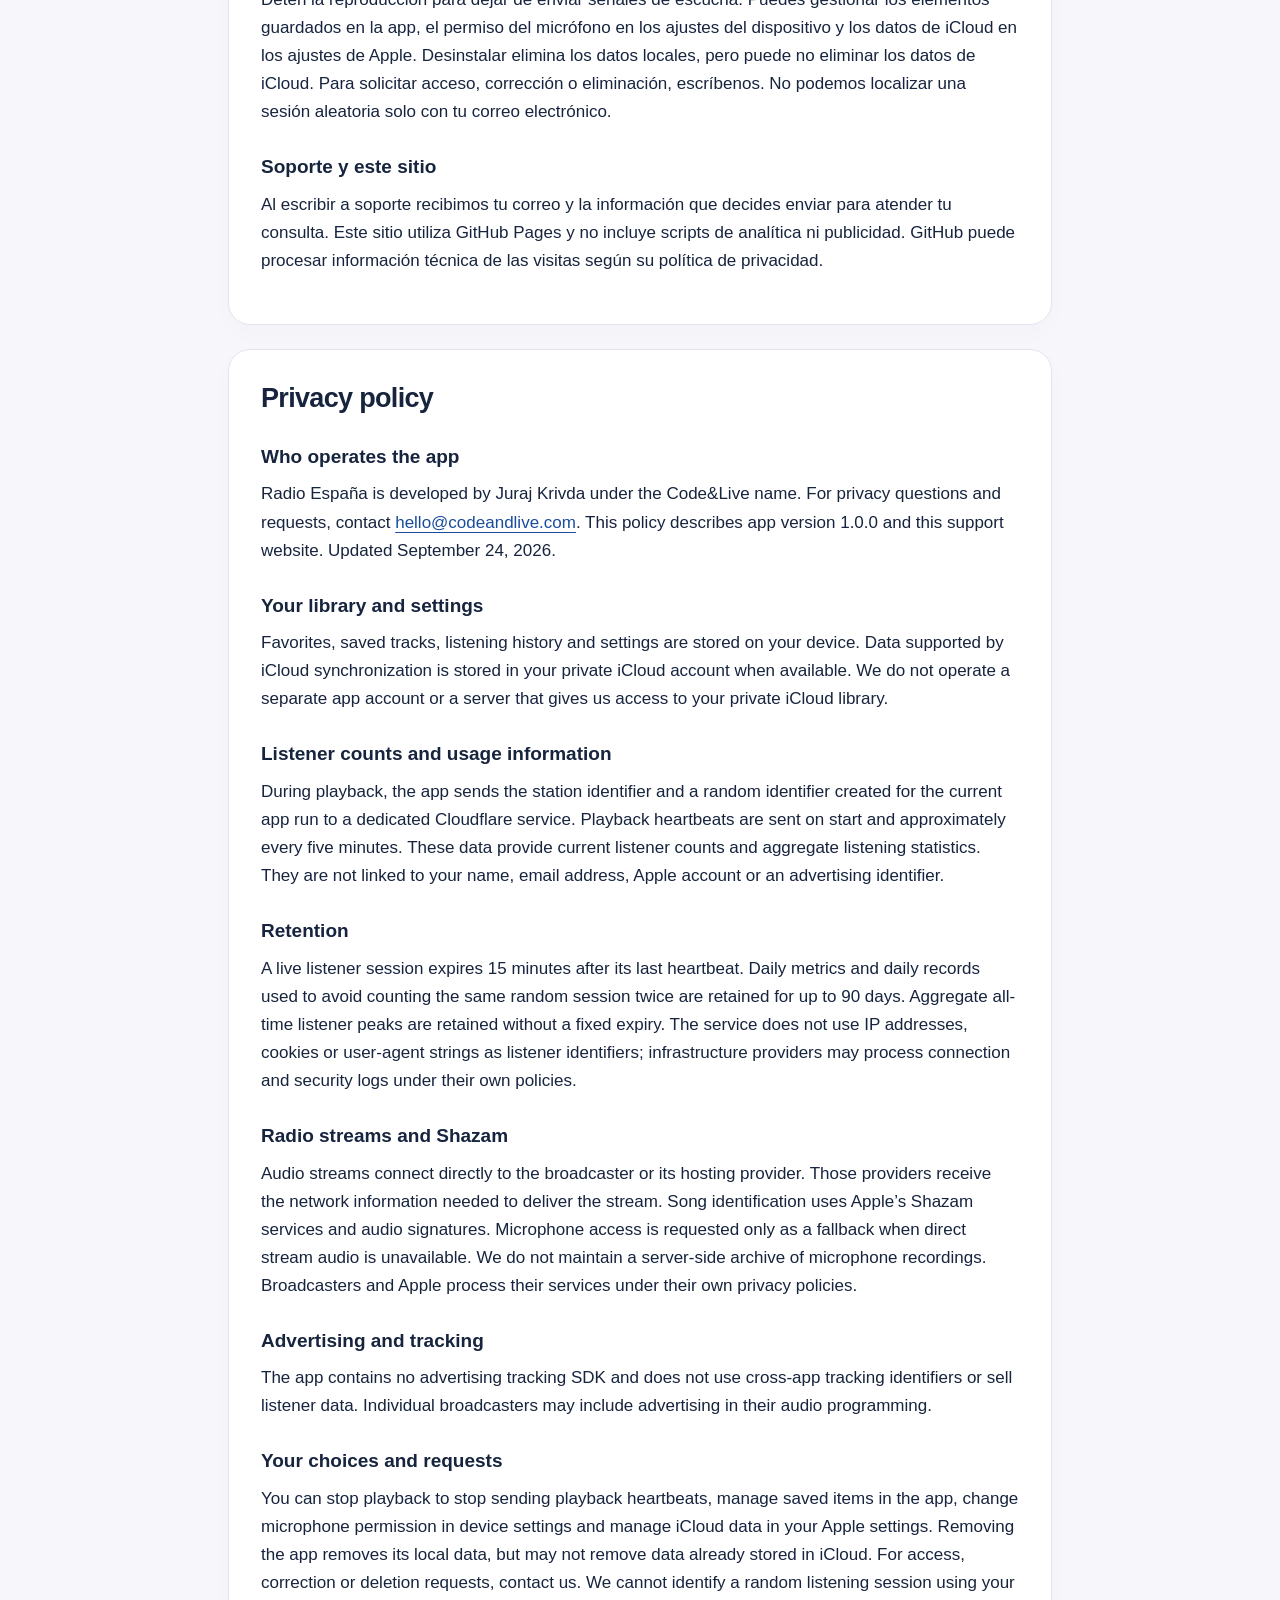
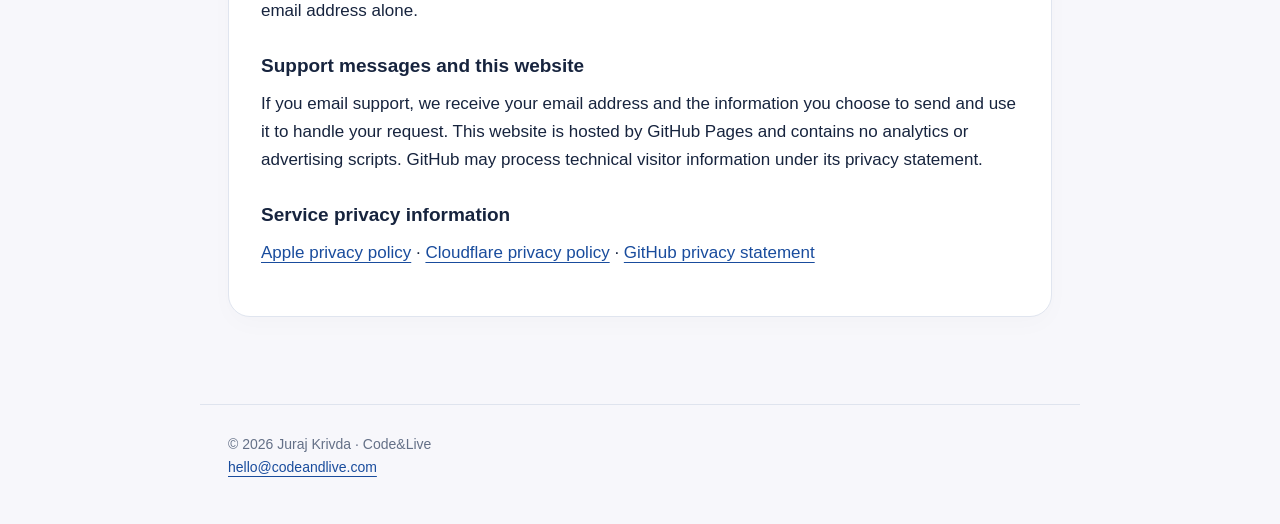
<file: radio-espana/privacy.html>
<!doctype html><html lang="es"><head><meta charset="utf-8"><meta name="viewport" content="width=device-width,initial-scale=1"><title>Privacidad · Radio España</title><meta name="description" content="Ayuda con las emisoras, la reproducción, CarPlay y tus canciones guardadas."><link rel="stylesheet" href="../style.css"><link rel="icon" href="icon.png"></head><body><header><a href="../index.html">Code&amp;Live</a><nav><a href="index.html">Soporte</a> · <a href="privacy.html">Privacidad</a></nav></header><main><div class="hero"><img src="icon.png" width="110" height="110" alt=""><div><div class="eyebrow">Code&amp;Live / Tu radio, a tu ritmo.</div><h1>Radio España</h1><p class="intro">Privacidad</p></div></div><nav class="language"><a href="#native">Español</a><a href="#english" lang="en">English</a></nav><section class="card section" id="native"><h2>Privacidad</h2><h3>Responsable</h3><p>Radio España es una app de Juraj Krivda, bajo el nombre Code&amp;Live. Contacto: <a href="mailto:hello@codeandlive.com">hello@codeandlive.com</a>. Esta política describe la versión 1.0.0 y este sitio de soporte. Actualizada el 24 de septiembre de 2026.</p><h3>Biblioteca y ajustes</h3><p>Las favoritas, canciones guardadas, historial y ajustes se almacenan en el dispositivo. Los datos compatibles con la sincronización de iCloud se guardan en tu cuenta privada de iCloud cuando está disponible. No existe una cuenta propia de la app ni un servidor nuestro que permita acceder a tu biblioteca privada de iCloud.</p><h3>Oyentes y uso</h3><p>Durante la reproducción, la app envía el identificador de la emisora y un identificador aleatorio creado para la ejecución actual de la app a un servicio propio alojado en Cloudflare. Envía una señal al iniciar y aproximadamente cada cinco minutos. Se utiliza para contar oyentes y obtener estadísticas agregadas, sin vincularla a tu nombre, correo, cuenta de Apple ni identificador publicitario.</p><h3>Conservación</h3><p>La sesión activa caduca 15 minutos después de la última señal. Las métricas diarias y los registros diarios que evitan contar dos veces la misma sesión aleatoria se conservan hasta 90 días. Los máximos históricos agregados se conservan sin caducidad fija. El contador no utiliza IP, cookies ni agentes de usuario para identificar oyentes; los proveedores de infraestructura pueden procesar registros de conexión y seguridad conforme a sus políticas.</p><h3>Emisoras y Shazam</h3><p>La app conecta directamente con la emisora o su proveedor de alojamiento, que recibe los datos de red necesarios para entregar la señal. La identificación utiliza los servicios de Shazam de Apple y firmas de audio. Se pide acceso al micrófono solo como alternativa cuando no hay audio directo disponible. No mantenemos un archivo de grabaciones del micrófono en nuestros servidores. Las emisoras y Apple aplican sus propias políticas.</p><h3>Publicidad y seguimiento</h3><p>La app no incluye SDK de seguimiento publicitario, no utiliza identificadores de seguimiento entre apps y no vende datos de oyentes. Las emisoras pueden emitir publicidad dentro de su programación.</p><h3>Tus opciones</h3><p>Detén la reproducción para dejar de enviar señales de escucha. Puedes gestionar los elementos guardados en la app, el permiso del micrófono en los ajustes del dispositivo y los datos de iCloud en los ajustes de Apple. Desinstalar elimina los datos locales, pero puede no eliminar los datos de iCloud. Para solicitar acceso, corrección o eliminación, escríbenos. No podemos localizar una sesión aleatoria solo con tu correo electrónico.</p><h3>Soporte y este sitio</h3><p>Al escribir a soporte recibimos tu correo y la información que decides enviar para atender tu consulta. Este sitio utiliza GitHub Pages y no incluye scripts de analítica ni publicidad. GitHub puede procesar información técnica de las visitas según su política de privacidad.</p></section><section class="card section" lang="en" id="english"><h2>Privacy policy</h2><h3>Who operates the app</h3><p>Radio España is developed by Juraj Krivda under the Code&amp;Live name. For privacy questions and requests, contact <a href="mailto:hello@codeandlive.com">hello@codeandlive.com</a>. This policy describes app version 1.0.0 and this support website. Updated September 24, 2026.</p><h3>Your library and settings</h3><p>Favorites, saved tracks, listening history and settings are stored on your device. Data supported by iCloud synchronization is stored in your private iCloud account when available. We do not operate a separate app account or a server that gives us access to your private iCloud library.</p><h3>Listener counts and usage information</h3><p>During playback, the app sends the station identifier and a random identifier created for the current app run to a dedicated Cloudflare service. Playback heartbeats are sent on start and approximately every five minutes. These data provide current listener counts and aggregate listening statistics. They are not linked to your name, email address, Apple account or an advertising identifier.</p><h3>Retention</h3><p>A live listener session expires 15 minutes after its last heartbeat. Daily metrics and daily records used to avoid counting the same random session twice are retained for up to 90 days. Aggregate all-time listener peaks are retained without a fixed expiry. The service does not use IP addresses, cookies or user-agent strings as listener identifiers; infrastructure providers may process connection and security logs under their own policies.</p><h3>Radio streams and Shazam</h3><p>Audio streams connect directly to the broadcaster or its hosting provider. Those providers receive the network information needed to deliver the stream. Song identification uses Apple’s Shazam services and audio signatures. Microphone access is requested only as a fallback when direct stream audio is unavailable. We do not maintain a server-side archive of microphone recordings. Broadcasters and Apple process their services under their own privacy policies.</p><h3>Advertising and tracking</h3><p>The app contains no advertising tracking SDK and does not use cross-app tracking identifiers or sell listener data. Individual broadcasters may include advertising in their audio programming.</p><h3>Your choices and requests</h3><p>You can stop playback to stop sending playback heartbeats, manage saved items in the app, change microphone permission in device settings and manage iCloud data in your Apple settings. Removing the app removes its local data, but may not remove data already stored in iCloud. For access, correction or deletion requests, contact us. We cannot identify a random listening session using your email address alone.</p><h3>Support messages and this website</h3><p>If you email support, we receive your email address and the information you choose to send and use it to handle your request. This website is hosted by GitHub Pages and contains no analytics or advertising scripts. GitHub may process technical visitor information under its privacy statement.</p><h3>Service privacy information</h3><p><a href="https://www.apple.com/legal/privacy/">Apple privacy policy</a> · <a href="https://www.cloudflare.com/privacypolicy/">Cloudflare privacy policy</a> · <a href="https://docs.github.com/en/site-policy/privacy-policies/github-general-privacy-statement">GitHub privacy statement</a></p></section></main><footer>© 2026 Juraj Krivda · Code&amp;Live<br><a href="mailto:hello@codeandlive.com">hello@codeandlive.com</a></footer></body></html>
</file>
<file: style.css>
*{box-sizing:border-box}html{scroll-behavior:smooth}body{margin:0;background:#f7f7fb;color:#17243e;font:17px/1.65 -apple-system,BlinkMacSystemFont,"Segoe UI",sans-serif}a{color:#194c9d;text-underline-offset:4px}a:hover{color:#a23165}header,main,footer{max-width:880px;margin:auto;padding:28px}header{display:flex;justify-content:space-between;gap:20px;font-size:15px}header a{font-weight:600;text-decoration:none}.hero{display:flex;align-items:center;gap:28px;margin:22px 0 40px}.hero img{width:110px;height:110px;border-radius:25px}.eyebrow{font-size:13px;letter-spacing:.1em;text-transform:uppercase;color:#63708a;font-weight:700}h1{font-size:clamp(32px,6vw,48px);line-height:1.1;letter-spacing:-.035em;margin:9px 0 14px}h2{font-size:27px;line-height:1.25;margin:0 0 20px;letter-spacing:-.025em}h3{font-size:19px;line-height:1.4;margin:28px 0 8px}p{margin:10px 0 17px}.intro{color:#58657c;font-size:19px}.card{padding:32px;background:white;border:1px solid #e0e5ef;border-radius:22px;margin-bottom:24px;box-shadow:0 8px 25px #17243e05}.language{display:flex;gap:18px;margin:0 0 25px;font-size:15px}.contact{display:inline-block;background:#17243e;color:white;padding:11px 20px;border-radius:12px;text-decoration:none;font-weight:600}.contact:hover{color:white;background:#294674}footer{font-size:14px;color:#647087;border-top:1px solid #dfe4ee;margin-top:35px;padding-bottom:45px}ul{padding-left:24px}li{margin:8px 0}.app-links{display:grid;grid-template-columns:1fr 1fr;gap:24px}.app-links a{color:inherit;text-decoration:none}.app-links img{width:82px;border-radius:18px}.note{font-size:14px;color:#65718a}.section{scroll-margin-top:20px}@media(max-width:600px){header,main,footer{padding:20px}.hero{gap:19px;margin-top:16px}.hero img{width:80px;height:80px;border-radius:18px}.card{padding:23px}.app-links{grid-template-columns:1fr}.intro{font-size:17px}}@media(prefers-reduced-motion:reduce){html{scroll-behavior:auto}}
</file>
